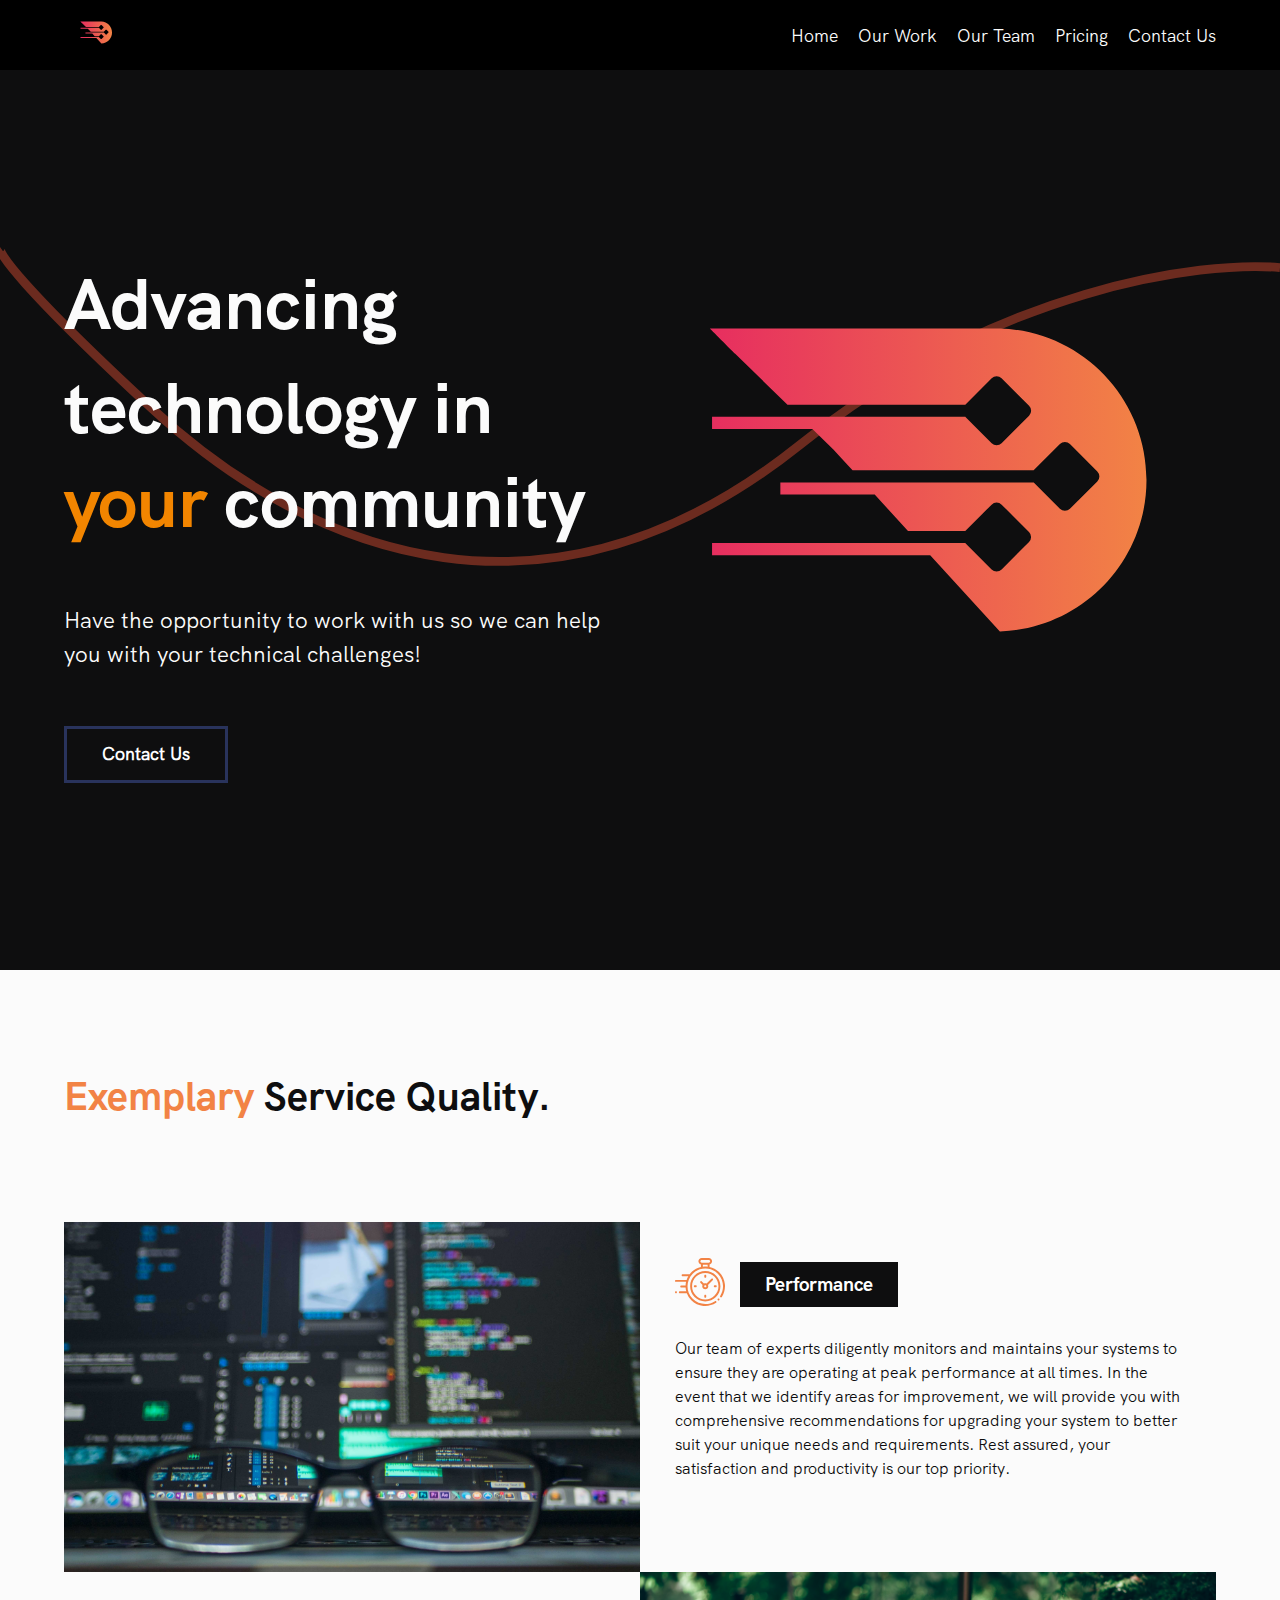
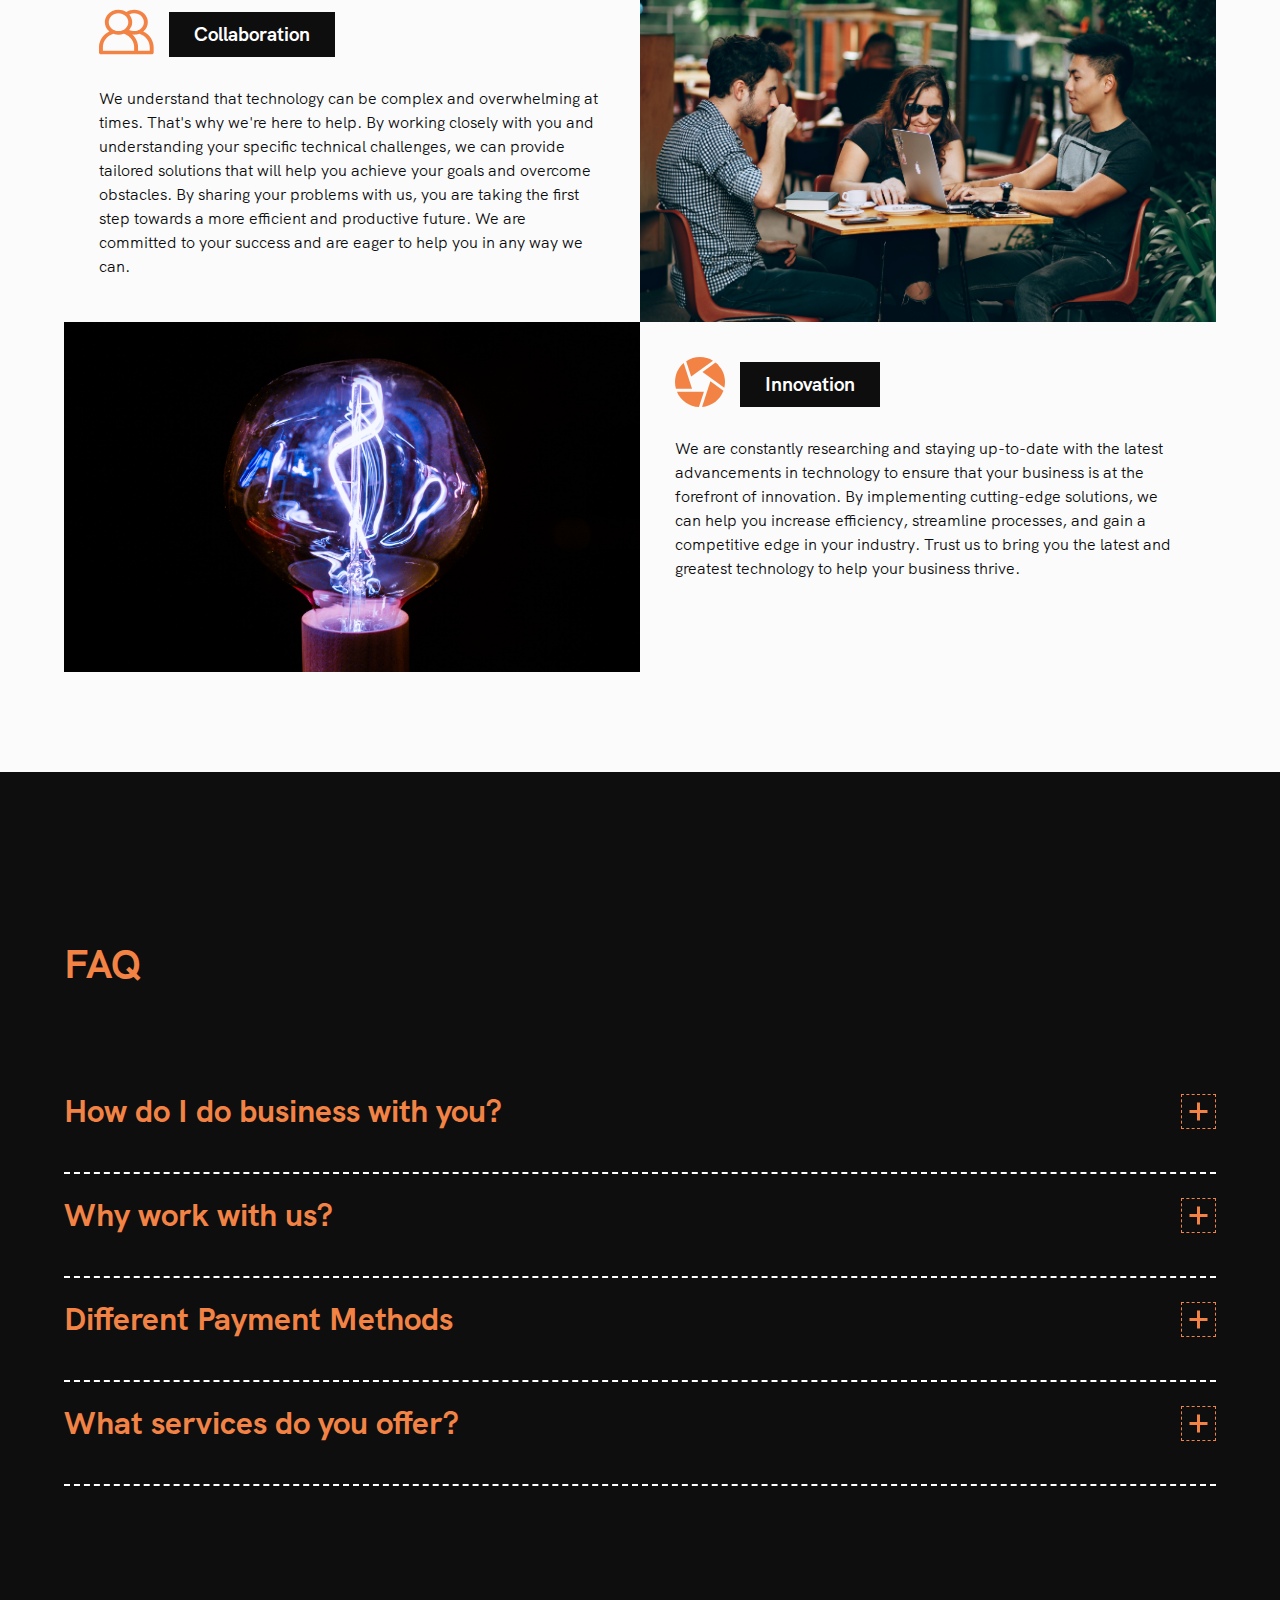
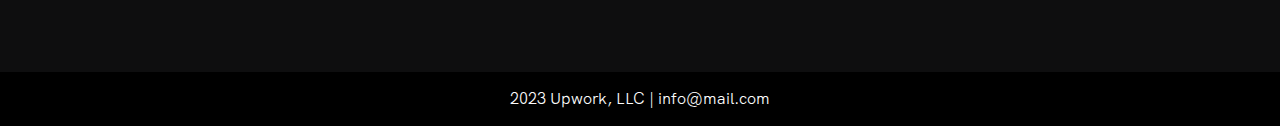
<file: index.html>
<!DOCTYPE html>
<html lang="en">
  <head>
    <meta charset="UTF-8" />
    <meta http-equiv="X-UA-Compatible" content="IE=edge" />
    <meta name="viewport" content="width=device-width, initial-scale=1.0" />
    <!--<meta http-equiv="refresh" content="10">-->
    <meta property="og:image" content="/assets/images/slogan/COLOR.svg">
    <link rel="stylesheet" href="./library/devtz007/css/reset.css" />
    <link rel="stylesheet" href="./library/devtz007/sass/random_library.css" />
    <link rel="stylesheet" href="./library/devtz007/sass/reusable_sass.css" />
    <link rel="stylesheet" href="./style.css" />
    <title>Rosebytes - Roseburg, Oregon</title>
    <link rel="icon" type="image/x-icon" href="./assets/images/header/favicon.ico">
  </head>

  <body>
    <header class="myHeader">
      <div class="width-wrapper">
        <div class="hamburger-menu-cont">
          <a href="./index.html" class="logo"> 
            <img src="./assets/images/header/logo.svg" alt="">
          </a>
          <div class="hamburger-button">
            <!--Checkbox for hamburger menu-->
            <input
              id="nav-toggler"
              type="checkbox"
              class="toggler nav-toggler"
              onchange="navTogglerF()"
            />
            <!--Makes Hamburger menu with a div and before , after pseudo element-->
            <div class="hamburger">
              <div class="dash"></div>
            </div>
          </div>
          <div class="hamburger-menu-wrap">
            <div class="menu">
              <div>
                <ul class="nav-item-cont">
                  <li class="nav-item">
                    <div href="./index.html" class="parent-menu-cont parent-menu-cont-link">
                      <div class="parent-menu-item">Home</div>
                    </div>
                  </li>
                  <li class="nav-item">
                    <div class="parent-menu-cont">
                      <div class="parent-menu-item">Our Work</div>
                    </div>

                    <div class="child-menu-cont">
                      <div class="child-menu-item-wrapper">
                        <a
                          href="#"
                          class="child-menu-item"
                        >
                          <span>Web dev</span>
                        </a>
                        <a
                          href="#"
                          class="child-menu-item"
                        >
                          <span>Android dev</span>
                        </a>
                        <a
                          href="#"
                          class="child-menu-item"
                        >
                          <span> DevOps </span>
                        </a>
                        <a
                          href="#"
                          class="child-menu-item"
                        >
                          <span>Security</span>
                        </a>
                        <a
                          href="#"
                          class="child-menu-item"
                        >
                          <span>Graphic design</span>
                        </a>
                        <a
                          href="#"
                          class="child-menu-item"
                        >
                          <span>Game dev</span>
                        </a>
                      </div>
                    </div>
                  </li>
                  <li class="nav-item">
                    <div
                      href="./pages/our_team_page/index.html"
                      class="parent-menu-cont parent-menu-cont-link"
                    >
                      <div class="parent-menu-item">Our Team</div>
                    </div>
                  </li>
                  <li class="nav-item">
                    <div
                      href="./pages/pricing_page/index.html"
                      class="parent-menu-cont parent-menu-cont-link"
                    >
                      <div class="parent-menu-item">Pricing</div>
                    </div>
                  </li>
                  <li class="nav-item">
                    <div
                      href="./pages/contact_us_page/index.html"
                      class="parent-menu-cont parent-menu-cont-link"
                    >
                      <div class="parent-menu-item " style="padding-right: 0">
                        Contact Us
                      </div>
                    </div>
                  </li>
                </ul>
              </div>
            </div>
          </div>
        </div>
      </div>
    </header>

    <main>
      <section class="slogan">
        <div class="width-wrapper">
          <div class="col">
            <div class="slogan-cont">
              <div class="slogan-heading">
                <div class="slo1 item"><h2>Advancing</h2></div>
                <div class="slo2 item">
                  <h2>
                    <span>technology in</span>
                    <span style="color: #F28500">your</span>
                    <span>community</span>
                  </h2>
                </div>
              </div>
              <div class="slogan-article">
                <p>
                  Have the opportunity to work with us so we can help you with
                  your technical challenges!
                </p>
              </div>
            </div>
            <div class="myBtn-cont w-100">
              <a
                href="./pages/contact_us_page/index.html"
                class="myBtn-a slogan-contact-btn"
              >
                Contact Us
            </a>
            </div>
          </div>
          <div class="col"></div>
        </div>
      </section>
      <section class="service-quality sec-pad">
        <div class="width-wrapper">
          <div class="sec-main-heading">
            <h2><span class="color">Exemplary</span> Service Quality.</h2>
          </div>
          <div class="group-cont">
            <div class="group-image group-1">
              <div class="image"></div>
            </div>
            <div class="group-article group-2">
              <div class="article-cont">
                <div class="heading-cont">
                  <div class="svg-cont">
                    <img
                      src="./assets/images/service_quality/performance.svg"
                      alt=""
                    />
                  </div>
                  <h3 class="heading">Performance</h3>
                </div>
                <p>
                  Our team of experts diligently monitors and maintains your
                  systems to ensure they are operating at peak performance at
                  all times. In the event that we identify areas for
                  improvement, we will provide you with comprehensive
                  recommendations for upgrading your system to better suit your
                  unique needs and requirements. Rest assured, your satisfaction
                  and productivity is our top priority.
                </p>
              </div>
            </div>
            <div class="group-article group-4">
              <div class="article-cont">
                <div class="heading-cont">
                  <div class="svg-cont">
                    <img
                      src="./assets/images/service_quality/collab.svg"
                      alt=""
                    />
                  </div>
                  <h3 class="heading">Collaboration</h3>
                </div>
                <p>
                  We understand that technology can be complex and overwhelming
                  at times. That's why we're here to help. By working closely
                  with you and understanding your specific technical challenges,
                  we can provide tailored solutions that will help you achieve
                  your goals and overcome obstacles. By sharing your problems
                  with us, you are taking the first step towards a more
                  efficient and productive future. We are committed to your
                  success and are eager to help you in any way we can.
                </p>
              </div>
            </div>
            <div class="group-image group-3">
              <div class="image"></div>
            </div>
            <div class="group-image group-5">
              <div class="image"></div>
            </div>
            <div class="group-article group-6">
              <div class="article-cont">
                <div class="heading-cont">
                  <div class="svg-cont">
                    <img
                      src="./assets/images/service_quality/innovation.svg"
                      alt=""
                    />
                  </div>
                  <h3 class="heading">Innovation</h3>
                </div>
                <p>
                  We are constantly researching and staying up-to-date with the
                  latest advancements in technology to ensure that your business
                  is at the forefront of innovation. By implementing
                  cutting-edge solutions, we can help you increase efficiency,
                  streamline processes, and gain a competitive edge in your
                  industry. Trust us to bring you the latest and greatest
                  technology to help your business thrive.
                </p>
              </div>
            </div>
          </div>
        </div>
      </section>
      <section class="faq sec-pad">
        <div class="width-wrapper">
          <div class="sec-main-heading">
            <h2><span class="color">FAQ</span></h2>
          </div>
          <div class="group-cont">
            <div class="group faq-group">
              <div class="header-cont">
                <h3 class="header">How do I do business with you?</h3>
                <button class="svg-cont faq-svg-plus">
                  <svg
                    fill="#FFE347"
                    viewBox="0 0 22 22"
                    xmlns="http://www.w3.org/2000/svg"
                    id="memory-plus"
                  >
                    <g id="SVGRepo_bgCarrier" stroke-width="0"></g>
                    <g
                      id="SVGRepo_tracerCarrier"
                      stroke-linecap="round"
                      stroke-linejoin="round"
                    ></g>
                    <g id="SVGRepo_iconCarrier">
                      <path d="M12 17H10V12H5V10H10V5H12V10H17V12H12Z"></path>
                    </g>
                  </svg>
                </button>
              </div>
              <div class="answer">
                <p>Let's have a discussion about your needs.</p>
                <p>
                  Emailing us is the most efficient and streamlined way to
                  communicate your technical needs. By providing us with all the
                  necessary information upfront, we can quickly and effectively
                  put together a comprehensive plan of action to address your
                  requirements. Rest assured, our team of experts will work
                  diligently to ensure that all of your needs are met and that
                  the work is performed to the highest standards. Let us help
                  you by emailing us today.
                </p>
                <a
                  class="styled-link"
                  href="./pages/contact_us_page/index.html"
                  style="width: fit-content; color: #FFD60A"
                  >Contact Us</a
                >
              </div>
              <div class="border"></div>
            </div>
            <div class="group faq-group">
              <div class="header-cont">
                <h3 class="header">Why work with us?</h3>
                <button class="svg-cont faq-svg-plus">
                  <svg
                    fill="#FFE347"
                    viewBox="0 0 22 22"
                    xmlns="http://www.w3.org/2000/svg"
                    id="memory-plus"
                  >
                    <g id="SVGRepo_bgCarrier" stroke-width="0"></g>
                    <g
                      id="SVGRepo_tracerCarrier"
                      stroke-linecap="round"
                      stroke-linejoin="round"
                    ></g>
                    <g id="SVGRepo_iconCarrier">
                      <path d="M12 17H10V12H5V10H10V5H12V10H17V12H12Z"></path>
                    </g>
                  </svg>
                </button>
              </div>
              <div class="answer">
                <p>EXPERIENCE</p>
                <p>
                  "With over a decade of experience in the technical industry
                  and a proven track record of success at companies like Google
                  and Uber, I am the ideal candidate to handle all of your
                  technical needs. As the sole employee of this company, I bring
                  a wealth of knowledge and expertise to the table, specifically
                  in the areas of support, DevOps, site reliability engineering,
                  and infrastructure. My skillset includes Linux systems
                  administration, scaling, multi-region deployments,
                  high-availability, containerization, and configuration
                  management. I am confident that I can provide you with the
                  level of service and support that you require, and exceed your
                  expectations." <br /><br />
                  - Tazin Mohaimin
                </p>
                <a
                  class="styled-link"
                  href="/contact"
                  style="width: fit-content; color: #FFD60A"
                ></a>
              </div>
              <div class="border"></div>
            </div>
            <div class="group faq-group">
              <div class="header-cont">
                <h3 class="header">Different Payment Methods</h3>
                <button class="svg-cont faq-svg-plus">
                  <svg
                    fill="#FFE347"
                    viewBox="0 0 22 22"
                    xmlns="http://www.w3.org/2000/svg"
                    id="memory-plus"
                  >
                    <g id="SVGRepo_bgCarrier" stroke-width="0"></g>
                    <g
                      id="SVGRepo_tracerCarrier"
                      stroke-linecap="round"
                      stroke-linejoin="round"
                    ></g>
                    <g id="SVGRepo_iconCarrier">
                      <path d="M12 17H10V12H5V10H10V5H12V10H17V12H12Z"></path>
                    </g>
                  </svg>
                </button>
              </div>
              <div class="answer">
                <p>We offer several payment methods.</p>
                <p>
                  We accept primarily.
                  <em>VISA, MasterCard, Check, and Cash.</em>
                  We use square as our payment processor for debit and credit
                  cards; however, cash and check are also accepted. Please make
                  check out to Rosebytes, LLC.
                </p>
                <a
                  class="styled-link"
                  href="./pages/pricing_page/index.html"
                  style="width: fit-content; color: #FFD60A"
                  >Pricing</a
                >
              </div>
              <div class="border"></div>
            </div>
            <div class="group faq-group">
              <div class="header-cont">
                <h3 class="header">What services do you offer?</h3>
                <button class="svg-cont faq-svg-plus">
                  <svg
                    fill="#FFE347"
                    viewBox="0 0 22 22"
                    xmlns="http://www.w3.org/2000/svg"
                    id="memory-plus"
                  >
                    <g id="SVGRepo_bgCarrier" stroke-width="0"></g>
                    <g
                      id="SVGRepo_tracerCarrier"
                      stroke-linecap="round"
                      stroke-linejoin="round"
                    ></g>
                    <g id="SVGRepo_iconCarrier">
                      <path d="M12 17H10V12H5V10H10V5H12V10H17V12H12Z"></path>
                    </g>
                  </svg>
                </button>
              </div>
              <div class="answer">
                <p>We offer a variety of services:</p>

                <ul>
                  <li><p>Computer Training.</p></li>
                  <li><p>Computer diagnostics & troubleshooting.</p></li>
                  <li><p>Computer building & part replacement.</p></li>
                  <li><p>Server / website hosting.</p></li>
                  <li><p>Hardware upgrades.</p></li>
                  <li><p>Computer building & part replacement.</p></li>
                  <li><p>Linux server maintenance and configuration.</p></li>
                  <li><p>CI/CD Pipeline implementation.</p></li>
                  <li><p>Application containerization.</p></li>
                  <li><p>Server installation.</p></li>
                  <li><p>Domain management.</p></li>
                  <li><p>Email implementation (Google Workspaces).</p></li>
                  <li><p>Configuration management (Puppet/Ansible).</p></li>
                  <li><p>Infrastructure as Code (IaC/Terraform).</p></li>
                  <li><p>Infrastructure design.</p></li>
                </ul>
                <p>
                  Technology is vast and constantly evolving, which is why we
                  continuously strive to expand our range of services to meet
                  our clients' ever-changing needs. While we have listed a
                  variety of services above, it is by no means the only services
                  we provide. If you have specific requirements that are not
                  mentioned, please do not hesitate to reach out to us. We pride
                  ourselves on being able to provide customized solutions and
                  are always willing to explore new possibilities.
                </p>
              </div>
              <div class="border"></div>
            </div>
          </div>
        </div>
      </section>
    </main>
    <footer>
      <div class="width-wrapper">
        <p>2023 Upwork, LLC | info@mail.com</p>
      </div>
    </footer>
    <script src="./scripts.js"></script>
  </body>
</html>
</file>
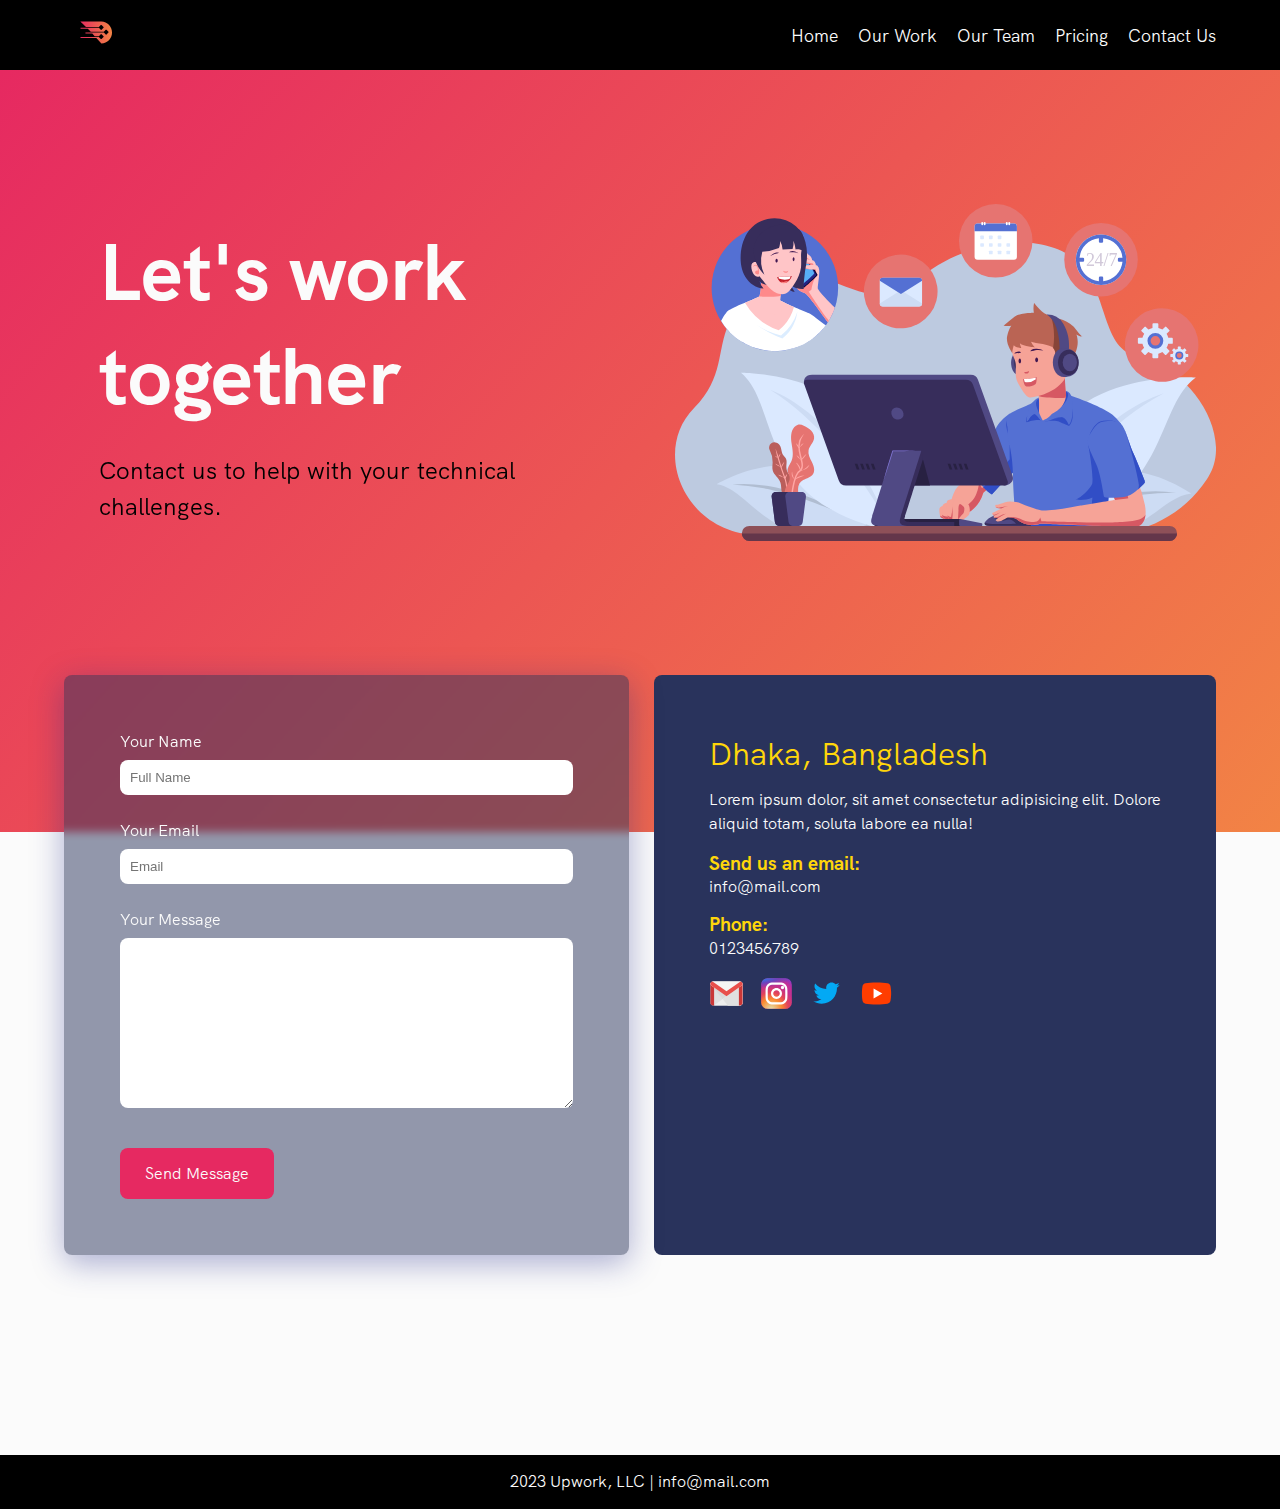
<file: pages/contact_us_page/index.html>
<!DOCTYPE html>
<html lang="en">
  <head>
    <meta charset="UTF-8" />
    <meta http-equiv="X-UA-Compatible" content="IE=edge" />
    <meta name="viewport" content="width=device-width, initial-scale=1.0" />
    <!--<meta http-equiv="refresh" content="10">-->
    <link rel="stylesheet" href="../../library/devtz007/css/reset.css" />
    <link
      rel="stylesheet"
      href="../../library/devtz007/sass/random_library.css"
    />
    <link
      rel="stylesheet"
      href="../../library/devtz007/sass/reusable_sass.css"
    />

    <link rel="stylesheet" href="../../style.css" />
    <link rel="stylesheet" href="./contact_us_style.css" />
    <title>Rosebytes</title>
    <link
      rel="icon"
      type="image/x-icon"
      href="../../assets/images/header/favicon.ico"
    />
  </head>

  <body>
    <header class="myHeader">
      <div class="width-wrapper">
        <div class="hamburger-menu-cont">
          <a href="../../index.html" class="logo">
            <img src="../../assets/images/header/logo.svg" alt="" />
          </a>
          <div class="hamburger-button">
            <!--Checkbox for hamburger menu-->
            <input
              id="nav-toggler"
              type="checkbox"
              class="toggler nav-toggler"
              onchange="navTogglerF()"
            />
            <!--Makes Hamburger menu with a div and before , after pseudo element-->
            <div class="hamburger">
              <div class="dash"></div>
            </div>
          </div>
          <div class="hamburger-menu-wrap">
            <div class="menu">
              <div>
                <ul class="nav-item-cont">
                  <li class="nav-item">
                    <div
                      href="../../index.html"
                      class="parent-menu-cont parent-menu-cont-link"
                    >
                      <div class="parent-menu-item">Home</div>
                    </div>
                  </li>
                  <li class="nav-item">
                    <div class="parent-menu-cont">
                      <div class="parent-menu-item">Our Work</div>
                    </div>

                    <div class="child-menu-cont">
                      <div class="child-menu-item-wrapper">
                        <a
                          href="#"
                          class="child-menu-item"
                        >
                          <span>Web dev</span>
                        </a>
                        <a
                          href="#"
                          class="child-menu-item"
                        >
                          <span>Android dev</span>
                        </a>
                        <a
                          href="#"
                          class="child-menu-item"
                        >
                          <span> DevOps </span>
                        </a>
                        <a
                          href="#"
                          class="child-menu-item"
                        >
                          <span>Security</span>
                        </a>
                        <a
                          href="#"
                          class="child-menu-item"
                        >
                          <span>Graphic design</span>
                        </a>
                        <a
                          href="#"
                          class="child-menu-item"
                        >
                          <span>Game dev</span>
                        </a>
                      </div>
                    </div>
                  </li>
                  <li class="nav-item">
                    <div
                      href="../our_team_page/index.html"
                      class="parent-menu-cont parent-menu-cont-link"
                    >
                      <div class="parent-menu-item">Our Team</div>
                    </div>
                  </li>
                  <li class="nav-item">
                    <div
                      href="../pricing_page/index.html"
                      class="parent-menu-cont parent-menu-cont-link"
                    >
                      <div class="parent-menu-item">Pricing</div>
                    </div>
                  </li>
                  <li class="nav-item">
                    <div
                      href="../contact_us_page/index.html"
                      class="parent-menu-cont parent-menu-cont-link"
                    >
                      <div class="parent-menu-item" style="padding-right: 0">
                        Contact Us
                      </div>
                    </div>
                  </li>
                </ul>
              </div>
            </div>
          </div>
        </div>
      </div>
    </header>

    <main>
      <section class="contact-us">
        <div class="width-wrapper">
          <div class="group">
            <div class="item info">
              <div class="heading">
                <h2>
                  Let's work <br />
                  together
                </h2>
              </div>
              <div class="heading-info">
                <p>Contact us to help with your technical challenges.</p>
              </div>
            </div>
            <div class="item image"></div>
          </div>
          <div class="group">
            <div class="item contact-form">
              <form action="_SELF" method="POST">
                <div class="form-item">
                  <label for="name">Your Name</label>
                  <input
                    type="name"
                    name="name"
                    id="name"
                    placeholder="Full Name"
                  />
                </div>
                <div class="form-item">
                  <label for="name">Your Email</label>
                  <input
                    type="email"
                    name="email"
                    id="email"
                    placeholder="Email"
                  />
                  <input type="hidden" name="_gotcha" style="display:none !important" />
                </div>
                <div class="form-item">
                  <label for="message">Your Message</label>
                  <textarea
                    name="message"
                    id="message"
                    cols="30"
                    rows="10"
                  ></textarea>
                </div>
                <div class="myBtn-cont">
                  <button>Send Message</button>
                </div>
              </form>
            </div>
            <div class="item get-in-touch">
              <div class="location">
                <div class="name">
                  <p>Dhaka, Bangladesh</p>
                </div>
                <div class="location-info">
                  <p>
                    Lorem ipsum dolor, sit amet consectetur adipisicing elit. Dolore aliquid totam, soluta labore ea nulla!
                  </p>
                </div>
              </div>
              <div class="email">
                <h3>Send us an email:</h3>
                <a href="mailto: info@mail.com">info@mail.com</a>
              </div>
              <div class="phone">
              <h3>Phone:</h3>
                <p>0123456789</p>
              </div>
            <div class="social">
                <a href="mailto: info@mail.com">
                  <img
                    src="../../assets/images/contact_us/social_svg/gmail.svg"
                    alt=""
                  />
                </a>
                <a href="#">
                  <img
                    src="../../assets/images/contact_us/social_svg/insta.svg"
                    alt=""
                  />
                </a>
                <a href="#">
                  <img
                    src="../../assets/images/contact_us/social_svg/twiterr.svg"
                    alt=""
                  />
                </a>
                <a href="#">
                  <img
                    src="../../assets/images/contact_us/social_svg/youtube.svg"
                    alt=""
                  />
                </a>
              </div> 
            </div>
          </div>
        </div>
      </section>
    </main>
    <footer>
      <div class="width-wrapper">
        <p>2023 Upwork, LLC | info@mail.com</p>
      </div>
    </footer>
    <script src="../../scripts.js"></script>
  </body>
</html>
</file>
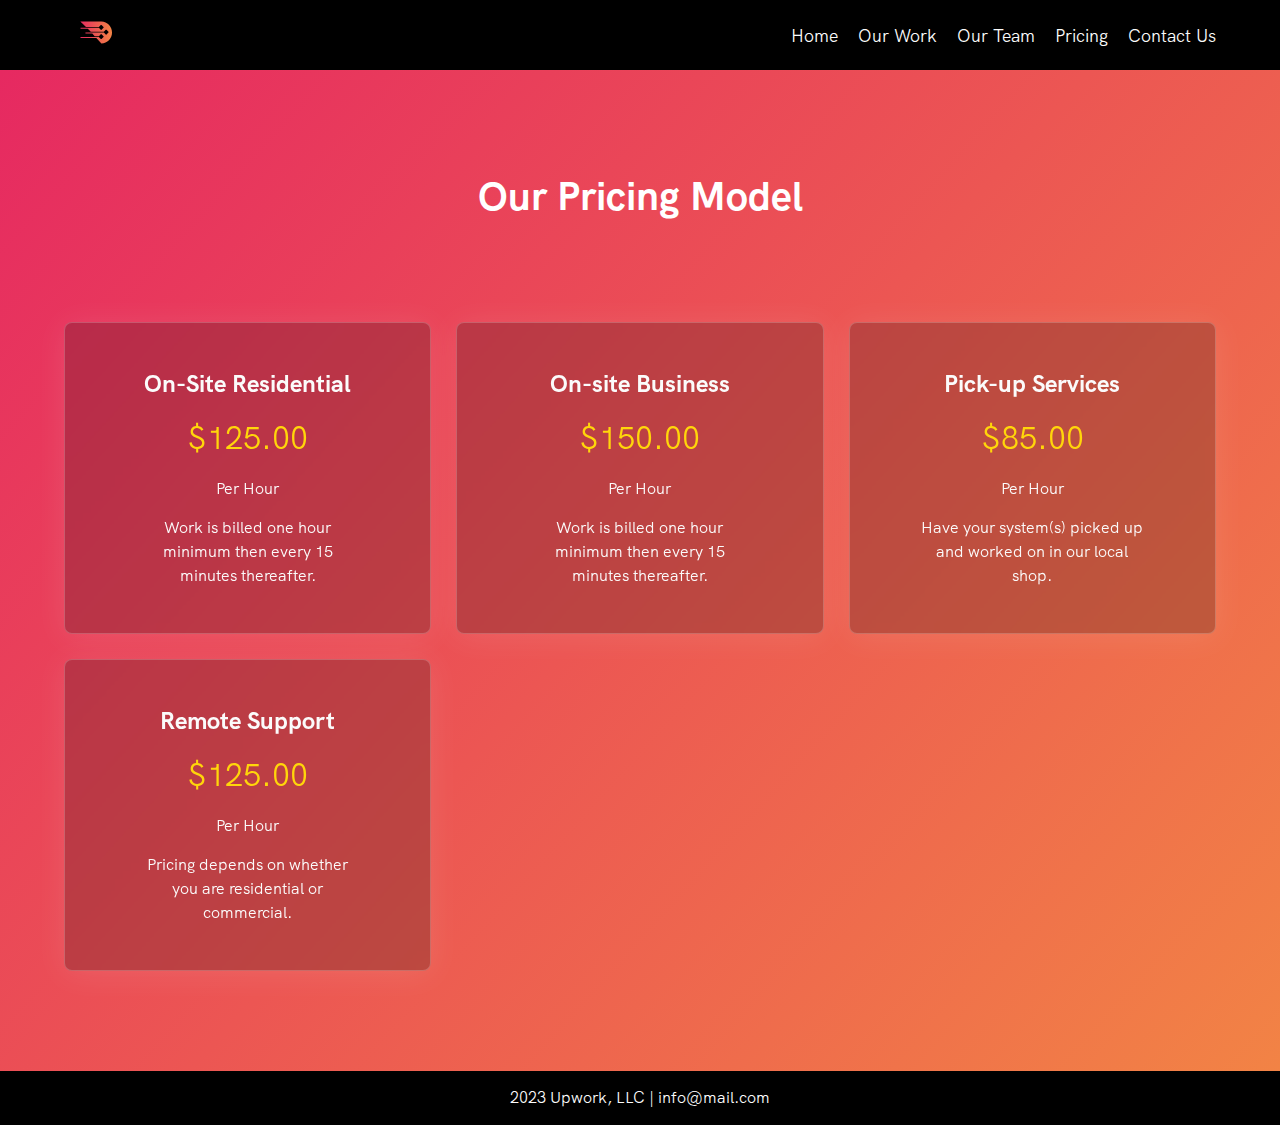
<file: pages/pricing_page/index.html>
<!DOCTYPE html>
<html lang="en">
  <head>
    <meta charset="UTF-8" />
    <meta http-equiv="X-UA-Compatible" content="IE=edge" />
    <meta name="viewport" content="width=device-width, initial-scale=1.0" />
    <!--<meta http-equiv="refresh" content="10">-->
    <link rel="stylesheet" href="../../library/devtz007/css/reset.css" />
    <link
      rel="stylesheet"
      href="../../library/devtz007/sass/random_library.css"
    />
    <link
      rel="stylesheet"
      href="../../library/devtz007/sass/reusable_sass.css"
    />

    <link rel="stylesheet" href="../../style.css" />
    <link rel="stylesheet" href="./pricing_page_style.css" />
    <title>Rosebytes</title>
    <link
      rel="icon"
      type="image/x-icon"
      href="../../assets/images/header/favicon.ico"
    />
  </head>

  <body>
    <header class="myHeader">
      <div class="width-wrapper">
        <div class="hamburger-menu-cont">
  <a href="../../index.html" class="logo">
            <img src="../../assets/images/header/logo.svg" alt="" />
          </a>
          <div class="hamburger-button">
            <!--Checkbox for hamburger menu-->
            <input
              id="nav-toggler"
              type="checkbox"
              class="toggler nav-toggler"
              onchange="navTogglerF()"
            />
            <!--Makes Hamburger menu with a div and before , after pseudo element-->
            <div class="hamburger">
              <div class="dash"></div>
            </div>
          </div>
          <div class="hamburger-menu-wrap">
            <div class="menu">
              <div>
                <ul class="nav-item-cont">
                  <li class="nav-item">
                    <div
                      href="../../index.html"
                      class="parent-menu-cont parent-menu-cont-link"
                    >
                      <div class="parent-menu-item">Home</div>
                    </div>
                  </li>
                  <li class="nav-item">
                    <div class="parent-menu-cont">
                      <div class="parent-menu-item">Our Work</div>
                    </div>

                    <div class="child-menu-cont">
                      <div class="child-menu-item-wrapper">
                        <a
                          href="#"
                          class="child-menu-item"
                        >
                          <span>Web dev</span>
                        </a>
                        <a
                          href="#"
                          class="child-menu-item"
                        >
                          <span>Android dev</span>
                        </a>
                        <a
                          href="#"
                          class="child-menu-item"
                        >
                          <span> DevOps </span>
                        </a>
                        <a
                          href="#"
                          class="child-menu-item"
                        >
                          <span>Security</span>
                        </a>
                        <a
                          href="#"
                          class="child-menu-item"
                        >
                          <span>Graphic design</span>
                        </a>
                        <a
                          href="#"
                          class="child-menu-item"
                        >
                          <span>Game dev</span>
                        </a>
                      </div>
                    </div>
                  </li>
                  <li class="nav-item">
                    <div
                      href="../our_team_page/index.html"
                      class="parent-menu-cont parent-menu-cont-link"
                    >
                      <div class="parent-menu-item">Our Team</div>
                    </div>
                  </li>
                  <li class="nav-item">
                    <div
                      href="./index.html"
                      class="parent-menu-cont parent-menu-cont-link"
                    >
                      <div class="parent-menu-item">Pricing</div>
                    </div>
                  </li>
                  <li class="nav-item">
                    <div
                      href="../contact_us_page/index.html"
                      class="parent-menu-cont parent-menu-cont-link"
                    >
                      <div class="parent-menu-item" style="padding-right: 0">
                        Contact Us
                      </div>
                    </div>
                  </li>
                </ul>
              </div>
            </div>
          </div>
        </div>
      </div>
    </header>
    <main>
      <section class="pricing sec-pad">
        <div class="width-wrapper">
          <div class="sec-main-heading">
            <h2><span class="color"></span>Our Pricing Model</h2>
          </div>

          <div class="group-cont">
            <div class="group">
              <div class="item type">
                <h3>On-Site Residential</h3>
              </div>
              <div class="item cost">
                <p>$125.00</p>
              </div>
              <div class="item time">
                <p>Per Hour</p>
              </div>
              <div class="item how">
                <p>
           
                  Work is billed one hour minimum then every 15 minutes
                  thereafter.
                </p>
              </div>
            </div>
            <div class="group">
              <div class="item type">
                <h3>On-site Business</h3>
              </div>
              <div class="item cost">
                <p>$150.00</p>
              </div>
              <div class="item time">
                <p>Per Hour</p>
              </div>
              <div class="item how">
                <p>
              
                  Work is billed one hour minimum then every 15 minutes
                  thereafter.
                </p>
              </div>
            </div>
            <div class="group">
              <div class="item type">
                <h3>Pick-up Services</h3>
              </div>
              <div class="item cost">
                <p>$85.00</p>
              </div>
              <div class="item time">
                <p>Per Hour</p>
              </div>
              <div class="item how">
                <p>
                  Have your system(s) picked up and worked on in our local shop.
                </p>
              </div>
            </div>
            <div class="group">
              <div class="item type">
                <h3>Remote Support</h3>
              </div>
              <div class="item cost">
                <p>$125.00</p>
              </div>
              <div class="item time">
                <p>Per Hour</p>
              </div>
              <div class="item how">
                <p>
                  Pricing depends on whether you are residential or commercial.
               
                </p>
              </div>
            </div>

          </div>
        </div>
      </section>
    </main>
    <footer>
      <div class="width-wrapper">
        <p>2023 Upwork, LLC | info@mail.com</p>
      </div>
    </footer>
    <script src="../../scripts.js"></script>
  </body>
</html>
</file>
<file: library/devtz007/sass/random_library.css>
/*import sass*/ /*-------------------------------------------------*\
                 flex library code
\*-------------------------------------------------*/
/*-------------------------------------------------*\
                display library
\*-------------------------------------------------*/
.d-none {
  display: none !important;
}

/*-------------------------------------------------*\
                background library
\*-------------------------------------------------*/
.bgc-none {
  background: none;
}

.bgc-trans {
  background-color: transparent;
}

.bgc-g-temp {
  background-color: green;
}

.bgc-c-temp {
  background-color: coral;
}

.bgc-s-temp {
  background-color: skyblue;
}

/*-------------------------------------------------*\
                width library
\*-------------------------------------------------*/
.mw-100 {
  width: 100%;
}

.wh-100 {
  width: 100%;
  height: 100%;
}

.w-100 {
  width: 100%;
}

.h-100 {
  height: 100%;
}

/*-------------------------------------------------*\
                positioning library
\*-------------------------------------------------*/
.fr {
  float: right;
}

.fl {
  float: left;
}

/*-------------------------------------------------*\
                button library
\*-------------------------------------------------*/
.myBtn-cont {
  display: flex;
}

.myBtn-b {
  background-color: transparent;
  color: crimson;
}

.myBtn-b:hover {
  background-color: green;
}

.myBtn-a {
  display: inline-block;
  align-self: center;
  font-weight: 400;
  line-height: 1.5;
  text-align: center;
  background-color: transparent;
  padding: 0.375rem 0.75rem;
  font-size: 1rem;
  border-radius: 0.25rem;
  transition: color 0.15s ease-in-out, background-color 0.15s ease-in-out, border-color 0.15s ease-in-out, box-shadow 0.15s ease-in-out;
}

/*-------------------------------------------------*\
                gap library
\*-------------------------------------------------*/
.gap-1 {
  gap: 16px;
}

.gap-05 {
  gap: 8px;
}

/*-------------------------------------------------*\
                padding library
\*-------------------------------------------------*/
.myP-1 {
  padding: 16px;
}

.myPy-1 {
  padding: 0 16px;
}

.myPx-1 {
  padding: 16px 0;
}

.myPt-1 {
  padding-top: 16px;
}

.myPr-1 {
  padding-right: 16px;
}

.myPb-1 {
  padding-bottom: 16px;
}

.myPl-1 {
  padding-left: 16px;
}

.myP-05 {
  padding: 8px;
}

/*-------------------------------------------------*\
  border library
\*-------------------------------------------------*/
.b-1 {
  border: 1px solid var(--border-color);
}

.bt-1 {
  border-top: 1px solid var(--border-color);
}

.br-1 {
  border-right: 1px solid var(--border-color);
}

.bb-1 {
  border-bottom: 1px solid var(--border-color);
}

.bl-1 {
  border-left: 1px solid var(--border-color);
}

.b-r-6 {
  border-radius: 6px;
  overflow: hidden;
}

.b-r-3 {
  border-radius: 3px;
  overflow: hidden;
  -webkit-border-radius: 3px;
  -moz-border-radius: 3px;
  -ms-border-radius: 3px;
  -o-border-radius: 3px;
}

/*^^^^^^^^^^^^^^^^^^^^^^^^^^^^^^^^^^^^*\
  Contact: techjork.com
\*++++++++++++++++++++++++++++++++++++*//*# sourceMappingURL=random_library.css.map */
</file>
<file: library/devtz007/sass/reusable_sass.css>
/*import sass*/ /*-------------------------------------------------*\
                 flex library code
\*-------------------------------------------------*/
/*------------------------------------*\
           reusable css
\*------------------------------------*/
h1,
h2,
h3,
h4,
h5 {
  font-family: "hkgrotesk-bold";
}

h1 {
  font-size: 1rem;
  color: #fbfbfb;
}

h2 {
  font-size: 2.5rem;
}
@media screen and (max-width: 745px) {
  h2 {
    font-size: 2rem;
  }
}

h3 {
  font-size: 1.2rem;
}

input,
textarea {
  outline: none;
}

p {
  letter-spacing: normal;
  line-height: 1.5;
  text-transform: none;
  font-style: normal;
  font-weight: normal;
}

table,
tr,
td {
  letter-spacing: 1.5px;
  line-height: 1.5;
}

em {
  font-weight: 600;
  font-style: italic;
}

.width-wrapper {
  width: 90%;
}

.sec-main-heading {
  display: flex;
  justify-content: flex-start;
  align-items: center;
  width: 100%;
  margin-bottom: 100px;
  color: #0e0e0f;
}
.sec-main-heading .color {
  color: #ffd60a;
}
@media screen and (max-width: 480px) {
  .sec-main-heading {
    display: flex;
    justify-content: center;
    align-items: center;
    margin-bottom: 50px;
  }
  .sec-main-heading h2 {
    font-size: 1.5rem;
  }
}

.sec-pad {
  padding: 100px 0;
}
@media screen and (max-width: 480px) {
  .sec-pad {
    padding: 25px 0;
  }
}

section {
  display: flex;
  justify-content: center;
  align-items: center;
  min-height: 100vh;
}/*# sourceMappingURL=reusable_sass.css.map */
</file>
<file: style.css>
/*imported fonts*/
@font-face {
  font-family: "hkgrotesk-regular";
  src: url("./assets/fonts/hkg_fonts/HKGrotesk-Regular.woff") format("woff");
  font-display: swap;
}
@font-face {
  font-family: "hkgrotesk-bold";
  src: url("./assets/fonts/hkg_fonts/HKGrotesk-Bold.woff") format("woff");
  font-display: swap;
}
/*import sass library*/
/*-------------------------------------------------*\
                 flex library code
\*-------------------------------------------------*/
/*import sass*/ /*-------------------------------------------------*\
                 flex library code
\*-------------------------------------------------*/
/*-------------------------------------------------*\
                extend placeholder
\*-------------------------------------------------*/
.faq .group .header-cont button.svg-cont svg, .slogan::after {
  width: 100%;
  height: 100%;
}

/*-------------------------------------------------*\
                input-type-1
\*-------------------------------------------------*/
/*-------------------------------------------------*\
                input-type-2
\*-------------------------------------------------*/
/*-------------------------------------------------*\
                input-type-submit (submit)
\*-------------------------------------------------*/
/*-------------------------------------------------*\
                section heading title
\*-------------------------------------------------*/
/*------------------------------------*\
            html,body CSS
\*------------------------------------*/
body {
  position: relative;
  top: 0;
  left: 0;
  height: 100%;
  font-size: 16px;
  font-family: "hkgrotesk-regular";
  background-color: #fbfbfb;
}
@media screen and (max-width: 745px) {
  body {
    font-size: 14px;
  }
}

body,
header {
  max-width: 100%;
  margin: 0 auto;
}

main {
  display: flex;
  flex-direction: column;
  position: relative;
  margin-top: var(--headers-height);
}
main > * {
  z-index: 0;
}

/*-------------------------*\
    header
\*-------------------------*/
header {
  display: flex;
  justify-content: center;
  align-items: center;
  position: fixed;
  top: 0;
  left: 0;
  width: 100%;
  z-index: 100;
  background: black;
}
header .info {
  font-size: 40px;
  font-weight: 700;
}

.hamburger-menu-cont {
  display: flex;
  flex-direction: row;
  justify-content: space-between;
  align-items: center;
  position: relative;
  z-index: 0;
  width: 100%;
  height: 70px;
  background-color: black;
}
.hamburger-menu-cont .logo {
  color: #fbfbfb;
  font-size: 2rem;
  height: 100%;
}
.hamburger-menu-cont .logo img {
  height: 100%;
}
@media screen and (max-width: 480px) {
  .hamburger-menu-cont .logo {
    font-size: 1.5rem;
  }
}
.hamburger-menu-cont .hamburger-button {
  position: relative;
  width: auto;
  height: auto;
  display: none;
  padding: 0px 0px;
}
.hamburger-menu-cont .hamburger-button .toggler {
  position: absolute;
  top: 50%;
  left: 50%;
  transform: translate(-50%, -50%);
  width: 100%;
  height: 100%;
  cursor: pointer;
  margin: 0;
  opacity: 1;
  z-index: 1;
  opacity: 0;
}
.hamburger-menu-cont .hamburger-button .toggler:checked + .hamburger > div {
  transform: rotate(135deg);
}
.hamburger-menu-cont .hamburger-button .toggler:checked + .hamburger > div:before, .hamburger-menu-cont .hamburger-button .toggler:checked + .hamburger > div:after {
  top: 0;
  transform: rotate(90deg);
}
.hamburger-menu-cont .hamburger-button .hamburger {
  width: 55px;
  height: 50px;
  display: flex;
  justify-content: center;
  align-items: center;
}
.hamburger-menu-cont .hamburger-button .hamburger > .dash {
  position: relative;
  width: calc(100% - 25px);
  height: 2px;
  transition: 0.5s all ease;
  background-color: #fbfbfb;
}
.hamburger-menu-cont .hamburger-button .hamburger > .dash::before, .hamburger-menu-cont .hamburger-button .hamburger > .dash::after {
  position: absolute;
  content: "";
  top: -10px;
  width: 100%;
  height: 2px;
  background-color: #fbfbfb;
}
.hamburger-menu-cont .hamburger-button .hamburger > .dash::after {
  top: 10px;
}
@media screen and (max-width: 1170px) {
  .hamburger-menu-cont .hamburger-button {
    display: block;
  }
}

.hamburger-menu-wrap {
  visibility: visible;
  height: 100%;
}
.hamburger-menu-wrap .menu {
  visibility: visible;
  height: 100%;
}
.hamburger-menu-wrap .menu .nav-item-cont {
  display: flex;
  flex-direction: row;
  width: 100%;
  height: 100%;
}
.hamburger-menu-wrap .menu .nav-item-cont .nav-item .child-menu-item-wrapper a.child-menu-item, .hamburger-menu-wrap .menu .nav-item-cont .nav-item .parent-menu-cont .parent-menu-item {
  padding: 0 10px;
  font-size: 0.9rem;
  font-weight: 400;
  text-transform: capitalize;
  white-space: nowrap;
  transition: 0.3s all ease;
  font-size: 1.1rem;
  color: #fbfbfb;
}
.hamburger-menu-wrap .menu .nav-item-cont .nav-item {
  position: relative;
}
.hamburger-menu-wrap .menu .nav-item-cont .nav-item:hover > .child-menu-cont {
  display: block;
}
.hamburger-menu-wrap .menu .nav-item-cont .nav-item .parent-menu-cont {
  display: flex;
  justify-content: center;
  align-items: center;
  height: 100%;
  cursor: pointer;
}
.hamburger-menu-wrap .menu .nav-item-cont .nav-item .parent-menu-cont:hover {
  color: #F28500;
}
.hamburger-menu-wrap .menu .nav-item-cont .nav-item .parent-menu-cont .parent-menu-item {
  transition: all 1s ease;
}
.hamburger-menu-wrap .menu .nav-item-cont .nav-item .parent-menu-cont .parent-menu-item:hover {
  color: #F28500;
}
.hamburger-menu-wrap .menu .nav-item-cont .nav-item .child-menu-cont {
  display: none;
  position: absolute;
  top: 100%;
  left: 0px;
  z-index: 10000;
  min-width: 100%;
  background-color: transparent;
  padding-top: 10px;
}
.hamburger-menu-wrap .menu .nav-item-cont .nav-item .child-menu-item-wrapper {
  border-radius: 15px;
  background: rgba(0, 0, 0, 0.5);
  box-shadow: 0 8px 32px 0 rgba(255, 255, 255, 0.2);
  backdrop-filter: blur(4px);
  -webkit-backdrop-filter: blur(4px);
  border-radius: 10px;
  border: 1px solid rgba(255, 255, 255, 0.2);
}
.hamburger-menu-wrap .menu .nav-item-cont .nav-item .child-menu-item-wrapper a.child-menu-item {
  display: block;
  color: #fbfbfb;
  padding: 15px;
}
.hamburger-menu-wrap .menu .nav-item-cont .nav-item .child-menu-item-wrapper a.child-menu-item:hover {
  color: #F28500;
}
.hamburger-menu-wrap .menu .nav-item-cont .home.nav-item a.parent-menu-cont {
  padding: 0 10px;
}
.hamburger-menu-wrap .menu .nav-item-cont .home.nav-item a.parent-menu-cont .svg-cont {
  display: flex;
  justify-content: center;
  align-items: center;
  width: 25px;
}
.hamburger-menu-wrap .menu .nav-item-cont .home.nav-item a.parent-menu-cont .svg-cont svg {
  width: 100%;
  height: 100%;
}
.hamburger-menu-wrap .menu .nav-item-cont .home.nav-item a.parent-menu-cont svg {
  fill: #fbfbfb;
}
.hamburger-menu-wrap .menu .nav-item-cont .home.nav-item a.parent-menu-cont:hover svg {
  fill: #F28500;
}
.hamburger-menu-wrap .menu > div {
  display: flex;
  justify-content: center;
  align-items: center;
  width: 100%;
  height: 100%;
  color: #fff;
  transform: scale(1);
  transition-duration: 1s;
}
.hamburger-menu-wrap .menu > div > div {
  opacity: 1;
  transition: opacity 1s ease;
}
@media screen and (max-width: 1170px) {
  .hamburger-menu-wrap {
    display: block;
    position: fixed;
    z-index: 110;
    top: var(--headers-height);
    left: -100%;
    width: 40vw;
    height: calc(100vh - var(--headers-height));
    background-color: rgba(0, 0, 0, 0.9);
    transition: 1s all ease;
    overflow-y: auto;
    visibility: hidden;
    padding-right: 0px;
    padding: 15px 0;
  }
  .hamburger-menu-wrap .menu {
    visibility: hidden;
  }
  .hamburger-menu-wrap .menu .nav-item-cont {
    display: flex;
    flex-direction: column;
    justify-content: flex-start;
  }
  .hamburger-menu-wrap .menu .nav-item-cont .nav-item {
    color: #fbfbfb;
    border-bottom: 1px solid #F28500;
  }
  .hamburger-menu-wrap .menu .nav-item-cont .nav-item:nth-child(1) {
    border-top: 0px solid #F28500;
  }
  .hamburger-menu-wrap .menu .nav-item-cont .nav-item .parent-menu-item,
  .hamburger-menu-wrap .menu .nav-item-cont .nav-item .child-menu-item {
    padding: 10px 15px;
    font-size: 0.9rem;
    font-weight: 700;
    text-transform: capitalize;
    white-space: nowrap;
    transition: 0.3s all ease;
  }
  .hamburger-menu-wrap .menu .nav-item-cont .nav-item .parent-menu-cont {
    justify-content: flex-start;
    padding: 8px 0;
  }
  .hamburger-menu-wrap .menu .nav-item-cont .nav-item .child-menu-item-wrapper {
    border-radius: 0px;
  }
}
@media screen and (max-width: 480px) {
  .hamburger-menu-wrap {
    width: 100%;
  }
}

.hamburger-menu-wrap-active {
  visibility: visible !important;
  left: 0% !important;
}
.hamburger-menu-wrap-active .menu {
  visibility: visible !important;
}
.hamburger-menu-wrap-active .menu > div {
  width: 100%;
  height: 100%;
  transform: scale(1) !important;
  transition-duration: 1s !important;
}
.hamburger-menu-wrap-active .menu > div > div {
  opacity: 1 !important;
}

/*-------------------------------------------------*\
    slogan section
\*-------------------------------------------------*/
.slogan {
  position: relative;
  z-index: 0;
  height: calc(100vh - var(--headers-height));
  padding: 0px 0;
  background-color: #0e0e0f;
}
.slogan::after {
  position: absolute;
  z-index: 1;
  top: 0;
  left: 0;
  content: "";
  background-image: url(./assets/images/slogan/dheo.svg);
  background-position: center 30%;
  background-repeat: no-repeat;
  background-size: contain;
}
.slogan > * {
  z-index: 2;
}
.slogan .arrow {
  position: absolute;
  bottom: 11%;
  left: 50%;
  transform: translateX(-50%);
  width: 55px;
  height: 55px;
}
.slogan .arrow svg {
  width: 100%;
  height: 100%;
}
.slogan .width-wrapper {
  display: flex;
  flex-direction: row;
  width: 90%;
}
.slogan .slogan-cont {
  display: flex;
  flex-direction: column;
  gap: 55px;
}
.slogan .slogan-cont .slogan-heading {
  display: flex;
  flex-direction: column;
  gap: 10px;
}
.slogan .slogan-cont .slogan-heading h2 {
  font-size: 4.5rem;
  font-weight: 500;
  color: #fbfbfb;
}
.slogan .slogan-cont .slogan-article p {
  color: #fbfbfb;
  font-size: 1.4rem;
}
@media screen and (max-width: 480px) {
  .slogan .slogan-cont {
    gap: 25px;
  }
  .slogan .slogan-cont .slogan-heading h2 {
    font-size: 3rem;
  }
  .slogan .slogan-cont .slogan-article p {
    font-size: 1.2rem;
  }
}
.slogan .col:nth-child(1) {
  display: flex;
  flex-direction: column;
  justify-content: center;
  align-items: flex-start;
  gap: 55px;
  flex: 1 1;
}
.slogan .col:nth-child(1) .myBtn-a {
  font-weight: 700;
  font-size: 1.1rem;
  padding: 12px 35px;
  border: 3px solid #29335c;
  background: transparent;
  color: white;
  transition: all 0.5s ease 0s;
  border-radius: 0;
}
.slogan .col:nth-child(1) .myBtn-a:hover {
  background-color: #fbfbfb;
  color: #29335c;
}
.slogan .col:nth-child(2) {
  flex: 1 1;
  background-image: url(./assets/images/slogan/COLOR.svg);
  background-position: top;
  background-repeat: no-repeat;
  background-size: contain;
}
@media screen and (max-width: 740px) {
  .slogan .width-wrapper {
    position: relative;
  }
  .slogan .width-wrapper .col:nth-child(1) .myBtn-a {
    padding: 15px 20px;
  }
  .slogan .width-wrapper .col:nth-child(2) {
    position: absolute;
    top: 0;
    left: 0;
    width: 100%;
    height: 100%;
    z-index: -1;
    opacity: 0.2;
  }
}
@media screen and (max-width: 480px) {
  .slogan {
    padding: 50px 0;
  }
}

/*-------------------------*\
  service-quality section
\*-------------------------*/
.service-quality .group-article .article-cont, .service-quality .group-image .image {
  flex: 1 1;
}
.service-quality .sec-main-heading h2 span {
  color: #F28345;
}
.service-quality .group-cont {
  display: grid;
  grid-template-columns: repeat(2, 1fr);
  grid-auto-rows: 1fr;
}
.service-quality .group-image {
  display: flex;
  flex-direction: row;
  min-height: 350px;
}
.service-quality .group-image .image {
  background-image: url("./assets/images/service_quality/service1.png");
  background-position: center;
  background-repeat: no-repeat;
  background-size: cover;
}
.service-quality .group-image.group-1 .image {
  background-image: url("./assets/images/service_quality/performance.jpg");
}
.service-quality .group-image.group-3 .image {
  background-image: url("./assets/images/service_quality/collaboration.jpg");
}
.service-quality .group-image.group-5 .image {
  background-image: url("./assets/images/service_quality/innovation.jpg");
}
.service-quality .group-article .article-cont {
  display: flex;
  flex-direction: column;
  gap: 25px;
  flex: 1 1;
  padding: 35px;
}
.service-quality .group-article .article-cont .heading-cont {
  display: flex;
  flex-direction: row;
  justify-content: flex-start;
  align-items: center;
  gap: 15px;
}
.service-quality .group-article .article-cont .heading-cont h3.heading {
  padding: 10px 25px;
  background-color: #0e0e0f;
  color: #ffffff;
}
.service-quality .group-article .article-cont p {
  color: #0e0e0f;
}
@media screen and (max-width: 480px) {
  .service-quality .group-article .article-cont {
    padding: 35px 0;
  }
}
@media screen and (max-width: 670px) {
  .service-quality .group-cont {
    grid-template-columns: repeat(1, 1fr);
  }
  .service-quality .group-cont .group-3 {
    grid-row: 3/4;
  }
}

/*-------------------------*\
  faq section
\*-------------------------*/
.faq {
  display: flex;
  flex-direction: column;
  background-color: #0e0e0f;
}
.faq .sec-main-heading h2 span {
  color: #F28345;
}
.faq .group {
  display: flex;
  flex-direction: column;
}
.faq .group .header-cont {
  display: flex;
  flex-direction: row;
  justify-content: space-between;
  align-items: center;
  cursor: pointer;
}
.faq .group .header-cont h3.header {
  font-size: 2rem;
  color: #F28345;
}
@media screen and (max-width: 590px) {
  .faq .group .header-cont h3.header {
    font-size: 1.5rem;
  }
}
.faq .group .header-cont button.svg-cont {
  width: 35px;
  height: 35px;
  background-color: transparent;
  border: 1px dashed #F28345;
  cursor: pointer;
}
.faq .group .header-cont button.svg-cont svg {
  transition: all 0.2s ease;
  fill: #F28345;
}
.faq .group .answer {
  display: flex;
  flex-direction: column;
  gap: 10px;
  overflow: hidden;
  transition: transform 0.2s ease;
  transform-origin: top left;
  transition-timing-function: cubic-bezier(0.1, 0.7, 1, 0.1);
  transform: scaleY(0);
  height: 0;
  padding-top: 20px;
}
.faq .group .answer p,
.faq .group .answer a {
  font-size: 1.2rem;
}
@media screen and (max-width: 590px) {
  .faq .group .answer p,
  .faq .group .answer a {
    font-size: 1rem;
  }
}
.faq .group .answer p {
  color: #ffffff;
}
.faq .group .answer ul {
  display: flex;
  flex-direction: column;
  gap: 10px;
}
.faq .group .answer ul p {
  color: #F28345;
}
.faq .group .answer ul p::before {
  content: "+ ";
}
.faq .group .border {
  border-bottom: 2px dashed #ffffff;
  margin: 20px 0;
}

.show-hide-faq-ans-active {
  transform: scaleY(1) !important;
  height: 100% !important;
}

.faq-plus-btn-svg-active {
  transform: rotate(45deg);
}

footer {
  background: #000000;
  color: #fbfbfb;
  display: flex;
  justify-content: center;
  align-items: center;
}
footer .width-wrapper {
  display: flex;
  justify-content: center;
  align-items: center;
  width: 100%;
  padding: 15px 0;
}
footer .width-wrapper a {
  color: #F28345;
}/*# sourceMappingURL=style.css.map */
</file>
<file: pages/contact_us_page/contact_us_style.css>
/*import sass*/ /*-------------------------------------------------*\
                 flex library code
\*-------------------------------------------------*/
/*-------------------------------------------------*\
    contact-us section
\*-------------------------------------------------*/
body {
  background-color: #fbfbfb;
}

.contact-us {
  position: relative;
  padding-bottom: 200px;
}
@media screen and (max-width: 480px) {
  .contact-us {
    padding-bottom: 100px;
  }
}
.contact-us::after {
  position: absolute;
  z-index: -1;
  top: 0;
  left: 0;
  content: "";
  width: 100%;
  height: 55%;
  background: rgb(230, 41, 97);
  background: linear-gradient(132deg, rgb(230, 41, 97) 0%, rgb(242, 131, 69) 100%);
}
.contact-us .width-wrapper {
  display: flex;
  flex-direction: column;
}
.contact-us .group:nth-child(1) {
  display: flex;
  flex-direction: row;
  position: relative;
}
.contact-us .group:nth-child(1) > * {
  z-index: 1;
}
.contact-us .group:nth-child(1) .item {
  flex: 1 1;
}
.contact-us .group:nth-child(1) .item.info {
  display: flex;
  flex-direction: column;
  gap: 25px;
  padding: 150px 35px;
}
.contact-us .group:nth-child(1) .item.info .heading h2 {
  font-size: 5rem;
  color: #fbfbfb;
}
@media screen and (max-width: 480px) {
  .contact-us .group:nth-child(1) .item.info .heading h2 {
    font-size: 2.5rem;
  }
}
.contact-us .group:nth-child(1) .item.info .heading-info p {
  font-size: 1.5rem;
}
@media screen and (max-width: 320px) {
  .contact-us .group:nth-child(1) .item.info {
    padding: 75px 0px;
  }
}
.contact-us .group:nth-child(1) .item.image {
  background-image: url(../../assets/images/contact_us/contact.svg);
  background-repeat: no-repeat;
  background-position: center;
  background-size: contain;
}
@media screen and (max-width: 910px) {
  .contact-us .group:nth-child(1) .item.image {
    position: absolute;
    top: 0;
    left: 0;
    width: 100%;
    height: 100%;
    z-index: 0;
    opacity: 0.2;
  }
}
.contact-us .group:nth-child(2) {
  display: flex;
  flex-direction: row;
  gap: 25px;
}
.contact-us .group:nth-child(2) .item.get-in-touch, .contact-us .group:nth-child(2) .item.contact-form {
  padding: 55px;
}
@media screen and (max-width: 480px) {
  .contact-us .group:nth-child(2) .item.get-in-touch, .contact-us .group:nth-child(2) .item.contact-form {
    padding: 15px;
  }
}
@media screen and (max-width: 910px) {
  .contact-us .group:nth-child(2) {
    display: flex;
    flex-direction: column;
  }
}
.contact-us .group:nth-child(2) .item {
  flex: 1 1;
}
.contact-us .group:nth-child(2) .item.contact-form {
  background: rgba(41, 51, 92, 0.5);
  border-radius: 8px;
  box-shadow: 0 8px 32px 0 rgba(31, 38, 135, 0.37);
  backdrop-filter: blur(4px);
  -webkit-backdrop-filter: blur(4px);
  border: 1px solid rgba(255, 255, 255, 0);
}
.contact-us .group:nth-child(2) .item.contact-form form {
  display: flex;
  flex-direction: column;
  gap: 25px;
}
.contact-us .group:nth-child(2) .item.contact-form form .form-item {
  display: flex;
  flex-direction: column;
  gap: 8px;
}
.contact-us .group:nth-child(2) .item.contact-form form .form-item label {
  color: #fbfbfb;
}
.contact-us .group:nth-child(2) .item.contact-form form .form-item input,
.contact-us .group:nth-child(2) .item.contact-form form .form-item textarea {
  padding: 10px;
  border-radius: 8px;
  border: none;
}
.contact-us .group:nth-child(2) .item.contact-form form .myBtn-cont {
  margin-top: 15px;
}
.contact-us .group:nth-child(2) .item.contact-form form .myBtn-cont button {
  padding: 15px 25px;
  color: #fbfbfb;
  background-color: #e62961;
  border-radius: 8px;
}
.contact-us .group:nth-child(2) .item.get-in-touch {
  display: flex;
  flex-direction: column;
  gap: 15px;
  background: #29335c;
  border-radius: 8px;
}
.contact-us .group:nth-child(2) .item.get-in-touch .phone p, .contact-us .group:nth-child(2) .phone .item.get-in-touch p, .contact-us .group:nth-child(2) .item.get-in-touch .email p, .contact-us .group:nth-child(2) .email .item.get-in-touch p, .contact-us .group:nth-child(2) .item.get-in-touch .email a, .contact-us .group:nth-child(2) .email .item.get-in-touch a, .contact-us .group:nth-child(2) .item.get-in-touch .location .location-info ul, .contact-us .group:nth-child(2) .item.get-in-touch .location .location-info p {
  color: #fbfbfb;
}
.contact-us .group:nth-child(2) .item.get-in-touch h3 {
  color: #ffd60a;
}
.contact-us .group:nth-child(2) .item.get-in-touch .location {
  display: flex;
  flex-direction: column;
  gap: 10px;
}
.contact-us .group:nth-child(2) .item.get-in-touch .location .name p {
  font-size: 2rem;
  font-weight: 500;
  color: #ffd60a;
}
@media screen and (max-width: 480px) {
  .contact-us .group:nth-child(2) .item.get-in-touch .location .name p {
    font-size: 1.5rem;
  }
}
.contact-us .group:nth-child(2) .item.get-in-touch .location .location-info ul {
  list-style-type: circle;
  margin-left: 50px;
}
.contact-us .group:nth-child(2) .social {
  display: flex;
  flex-direction: row;
  gap: 15px;
}
.contact-us .group:nth-child(2) .social a {
  width: 35px;
  height: 35px;
}
.contact-us .group:nth-child(2) .social a img {
  width: 100%;
  height: 100%;
}/*# sourceMappingURL=contact_us_style.css.map */
</file>
<file: pages/pricing_page/pricing_page_style.css>
/*import sass*/ /*-------------------------------------------------*\
                 flex library code
\*-------------------------------------------------*/
/*import sass*/ /*-------------------------------------------------*\
                 flex library code
\*-------------------------------------------------*/
/*-------------------------------------------------*\
                extend placeholder
\*-------------------------------------------------*/
.pricing .group {
  background: rgba(0, 0, 0, 0.2);
  border-radius: 8px;
  box-shadow: 0 3px 32px 0 rgba(255, 255, 255, 0.1);
  backdrop-filter: blur(4px);
  -webkit-backdrop-filter: blur(4px);
  border: 1px solid rgba(255, 255, 255, 0.2);
}

/*-------------------------------------------------*\
    body
\*-------------------------------------------------*/
/*-------------------------------------------------*\
    pricing section
\*-------------------------------------------------*/
.pricing {
  background: rgb(230, 41, 97);
  background: linear-gradient(132deg, rgb(230, 41, 97) 0%, rgb(242, 131, 69) 100%);
  min-height: 100vh;
}
.pricing .sec-main-heading {
  display: flex;
  justify-content: center;
  align-items: center;
}
.pricing .sec-main-heading h2 {
  text-align: center;
  color: #ffffff;
}
.pricing .group-cont {
  display: grid;
  grid-template-columns: repeat(3, 1fr);
  grid-auto-rows: 1fr;
  gap: 25px;
}
@media screen and (max-width: 1100px) {
  .pricing .group-cont {
    grid-template-columns: repeat(auto-fit, minmax(350px, 1fr));
  }
}
@media screen and (max-width: 500px) {
  .pricing .group-cont {
    grid-template-columns: repeat(auto-fit, minmax(250px, 1fr));
  }
}
.pricing .group {
  display: flex;
  flex-direction: column;
  justify-content: flex-start;
  align-items: center;
  gap: 15px;
  padding: 45px;
}
.pricing .group .item p,
.pricing .group .item h3 {
  color: #fbfbfb;
}
.pricing .group .cost p {
  color: #FFD60A;
}
@media screen and (max-width: 500px) {
  .pricing .group {
    padding: 15px;
  }
}
.pricing .group .item {
  display: flex;
  justify-content: center;
  align-items: center;
  width: 100%;
  padding: 0 25px;
}
.pricing .group .item p,
.pricing .group .item h3 {
  text-align: center;
}
.pricing .group .type h3 {
  font-size: 1.5rem;
  font-weight: 600;
}
.pricing .group .cost p {
  font-size: 2rem;
}/*# sourceMappingURL=pricing_page_style.css.map */
</file>
